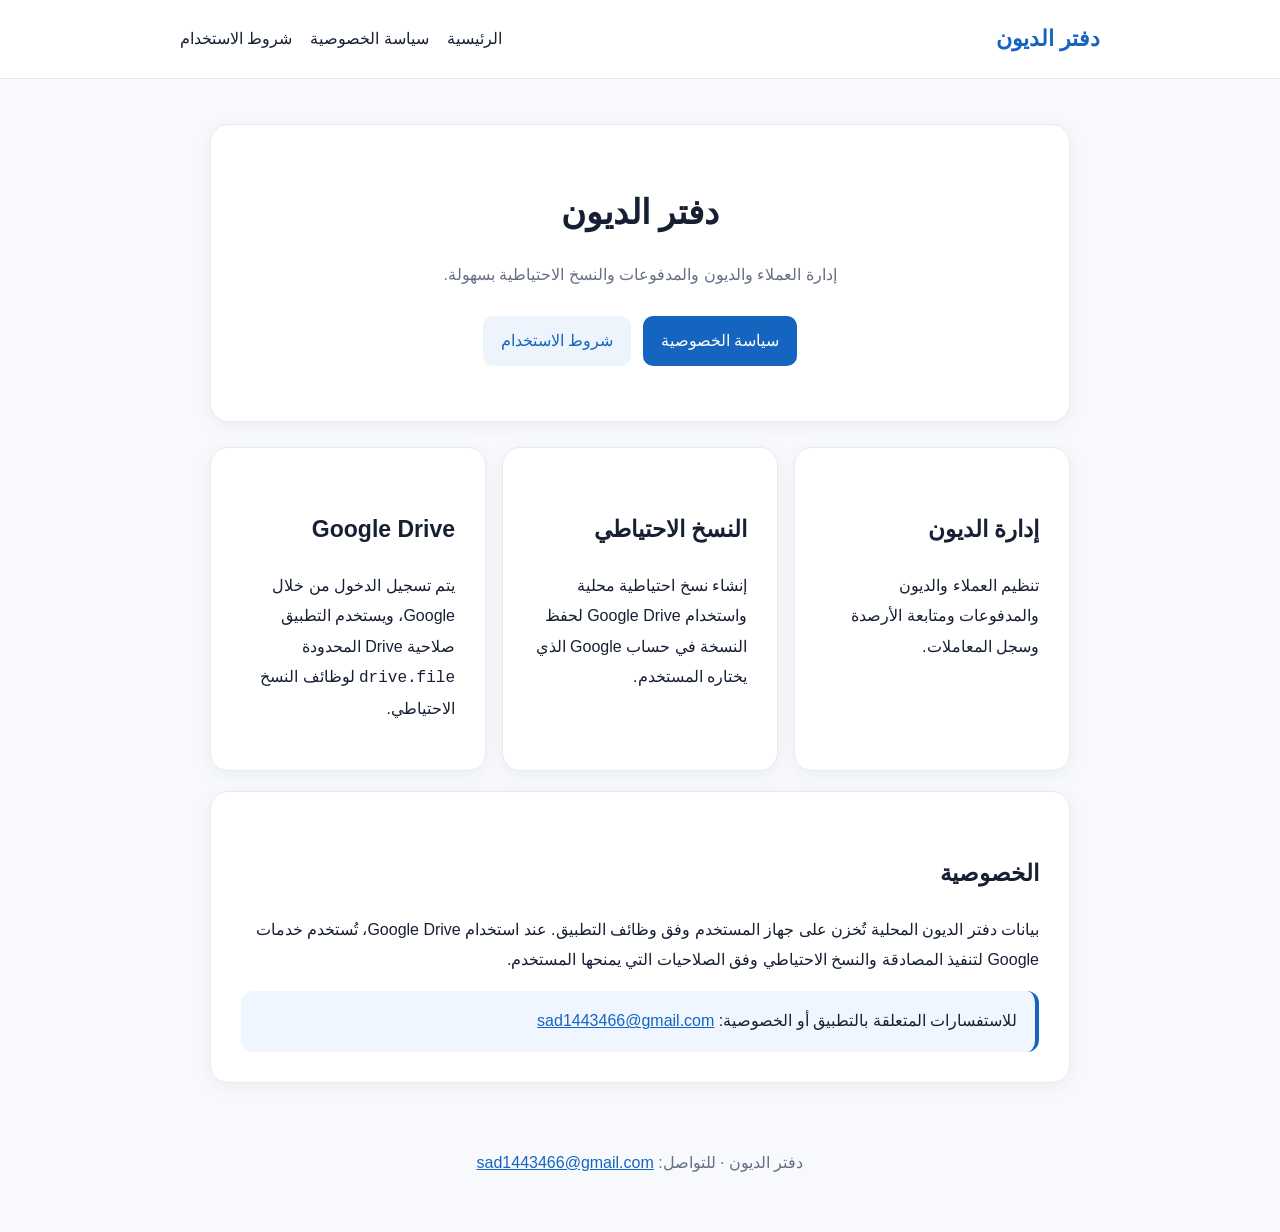
<file: index.html>
<!doctype html>
<html lang="ar" dir="rtl">
<head>
<meta charset="utf-8"><meta name="viewport" content="width=device-width,initial-scale=1">
<title>الرئيسية | دفتر الديون</title>
<meta name="description" content="الموقع الرسمي لتطبيق دفتر الديون">
<link rel="stylesheet" href="style.css">
</head>
<body>
<header><div class="nav">
<a class="brand" href="index.html">دفتر الديون</a>
<nav><a href="index.html">الرئيسية</a><a href="privacy.html">سياسة الخصوصية</a><a href="terms.html">شروط الاستخدام</a></nav>
</div></header>
<main>
<section class="hero">
<h1>دفتر الديون</h1>
<p class="muted">إدارة العملاء والديون والمدفوعات والنسخ الاحتياطية بسهولة.</p>
<div class="buttons">
<a class="button" href="privacy.html">سياسة الخصوصية</a>
<a class="button secondary" href="terms.html">شروط الاستخدام</a>
</div>
</section>
<section class="grid">
<div class="card"><h2>إدارة الديون</h2><p>تنظيم العملاء والديون والمدفوعات ومتابعة الأرصدة وسجل المعاملات.</p></div>
<div class="card"><h2>النسخ الاحتياطي</h2><p>إنشاء نسخ احتياطية محلية واستخدام Google Drive لحفظ النسخة في حساب Google الذي يختاره المستخدم.</p></div>
<div class="card"><h2>Google Drive</h2><p>يتم تسجيل الدخول من خلال Google، ويستخدم التطبيق صلاحية Drive المحدودة <code>drive.file</code> لوظائف النسخ الاحتياطي.</p></div>
</section>
<section class="card" style="margin-top:20px">
<h2>الخصوصية</h2>
<p>بيانات دفتر الديون المحلية تُخزن على جهاز المستخدم وفق وظائف التطبيق. عند استخدام Google Drive، تُستخدم خدمات Google لتنفيذ المصادقة والنسخ الاحتياطي وفق الصلاحيات التي يمنحها المستخدم.</p>
<div class="notice">للاستفسارات المتعلقة بالتطبيق أو الخصوصية: <a href="mailto:sad1443466@gmail.com">sad1443466@gmail.com</a></div>
</section>
</main>
<footer>دفتر الديون · للتواصل: <a href="mailto:sad1443466@gmail.com">sad1443466@gmail.com</a></footer>
</body></html>
</file>
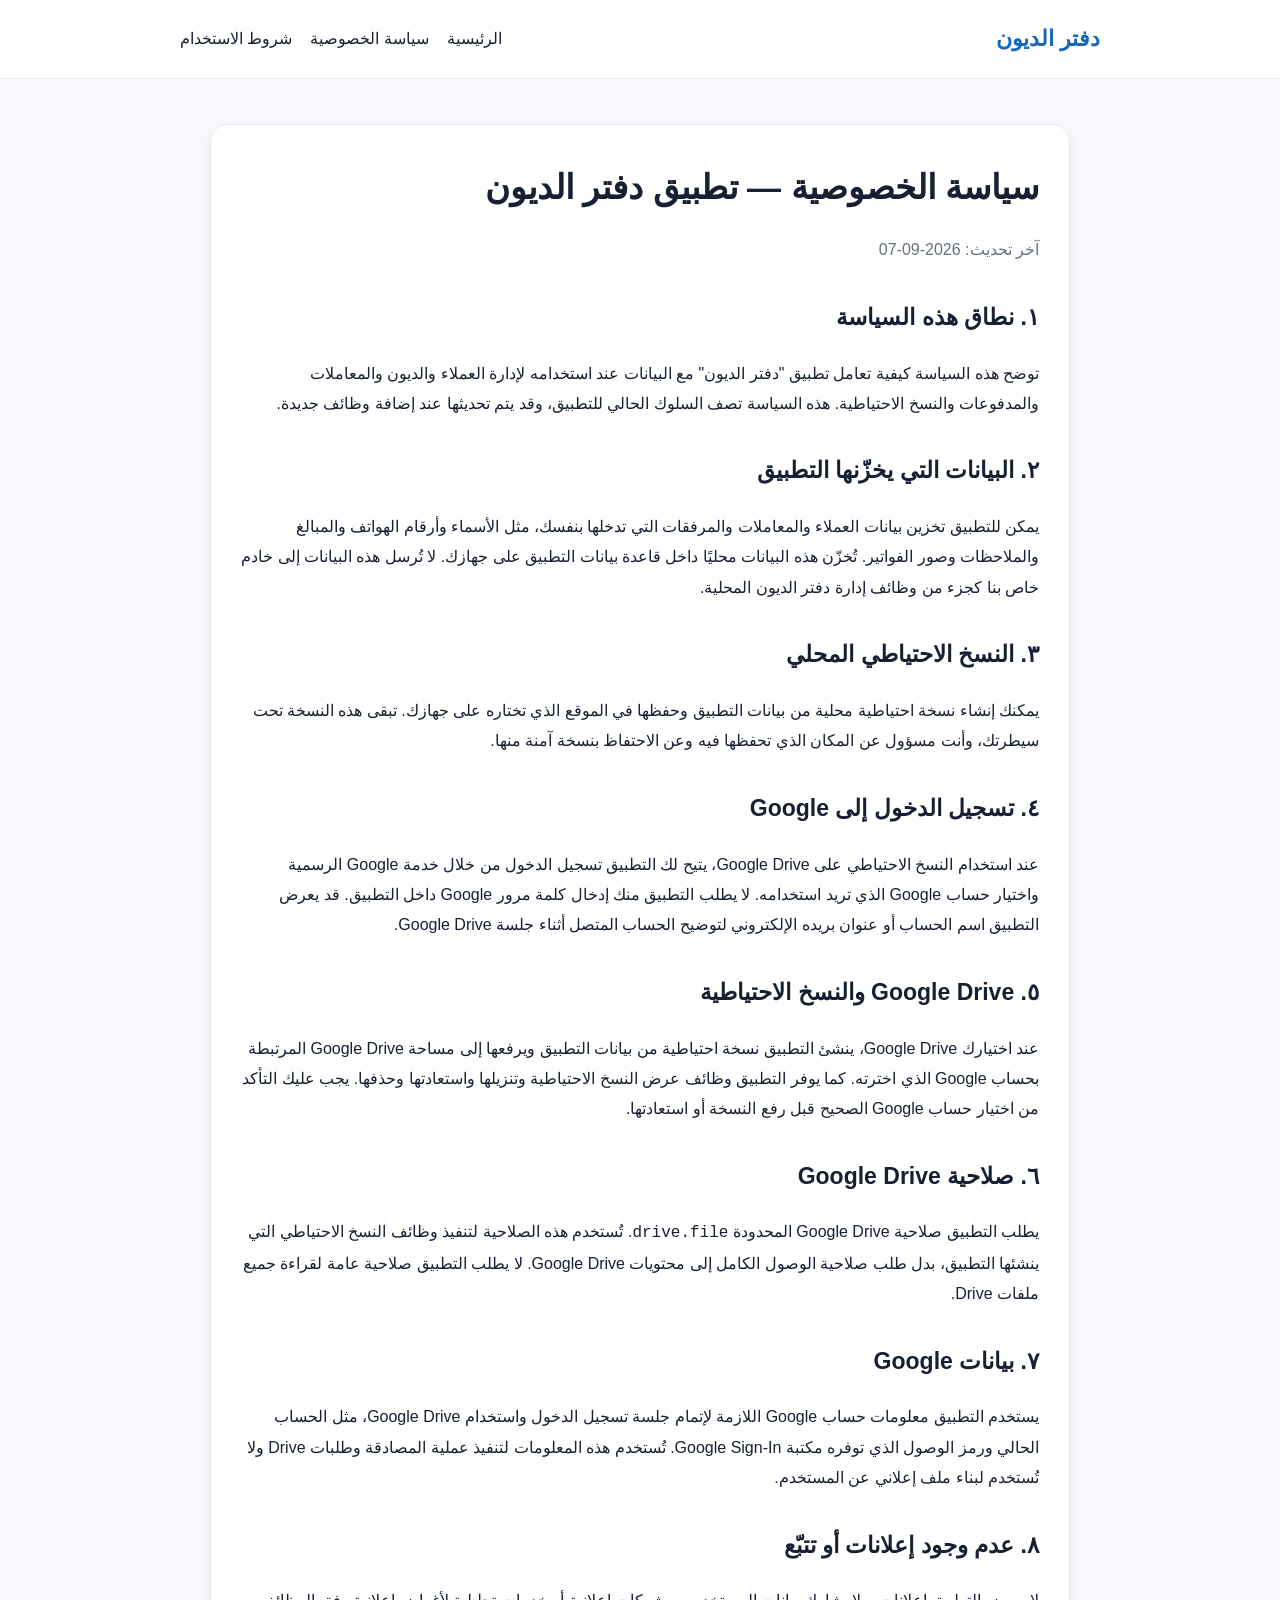
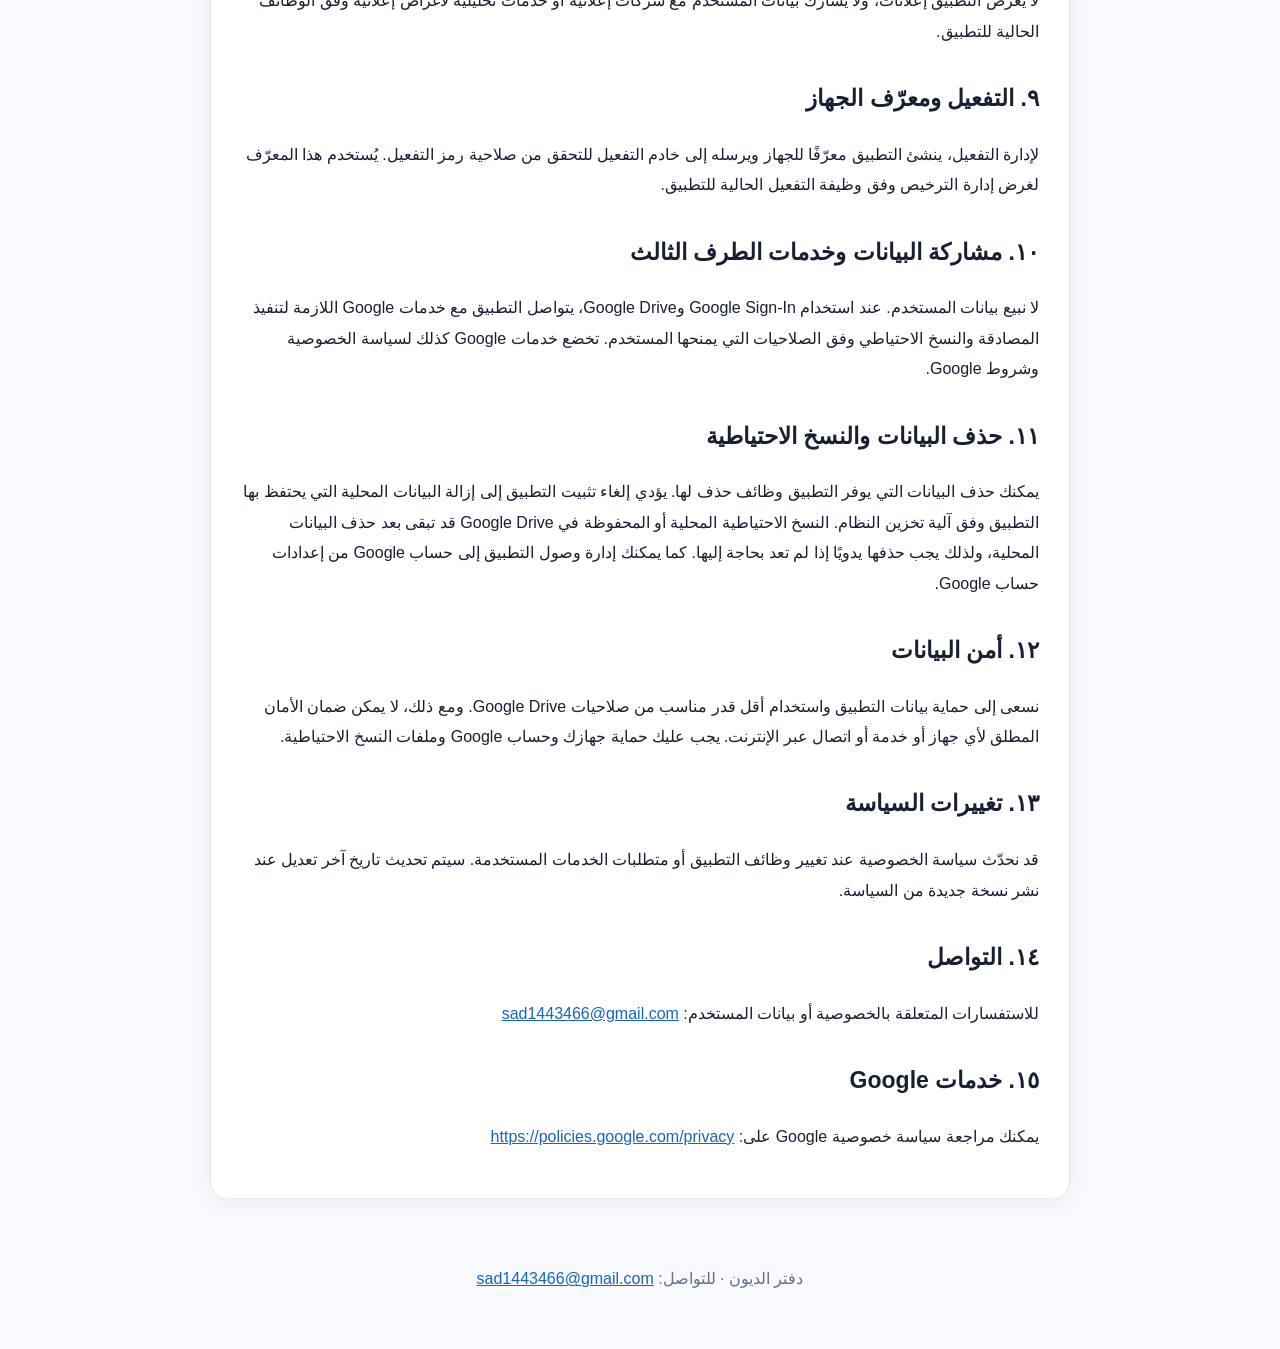
<file: privacy.html>
<!doctype html>
<html lang="ar" dir="rtl">
<head>
<meta charset="utf-8"><meta name="viewport" content="width=device-width,initial-scale=1">
<title>سياسة الخصوصية | دفتر الديون</title>
<meta name="description" content="الموقع الرسمي لتطبيق دفتر الديون">
<link rel="stylesheet" href="style.css">
</head>
<body>
<header><div class="nav">
<a class="brand" href="index.html">دفتر الديون</a>
<nav><a href="index.html">الرئيسية</a><a href="privacy.html">سياسة الخصوصية</a><a href="terms.html">شروط الاستخدام</a></nav>
</div></header>
<main>
<article class="card">
<h1>سياسة الخصوصية — تطبيق دفتر الديون</h1>
<p class="muted">آخر تحديث: 2026-09-07</p>
<h2>١. نطاق هذه السياسة</h2><p>توضح هذه السياسة كيفية تعامل تطبيق "دفتر الديون" مع البيانات عند استخدامه لإدارة العملاء والديون والمعاملات والمدفوعات والنسخ الاحتياطية. هذه السياسة تصف السلوك الحالي للتطبيق، وقد يتم تحديثها عند إضافة وظائف جديدة.</p>
<h2>٢. البيانات التي يخزّنها التطبيق</h2><p>يمكن للتطبيق تخزين بيانات العملاء والمعاملات والمرفقات التي تدخلها بنفسك، مثل الأسماء وأرقام الهواتف والمبالغ والملاحظات وصور الفواتير. تُخزّن هذه البيانات محليًا داخل قاعدة بيانات التطبيق على جهازك. لا تُرسل هذه البيانات إلى خادم خاص بنا كجزء من وظائف إدارة دفتر الديون المحلية.</p>
<h2>٣. النسخ الاحتياطي المحلي</h2><p>يمكنك إنشاء نسخة احتياطية محلية من بيانات التطبيق وحفظها في الموقع الذي تختاره على جهازك. تبقى هذه النسخة تحت سيطرتك، وأنت مسؤول عن المكان الذي تحفظها فيه وعن الاحتفاظ بنسخة آمنة منها.</p>
<h2>٤. تسجيل الدخول إلى Google</h2><p>عند استخدام النسخ الاحتياطي على Google Drive، يتيح لك التطبيق تسجيل الدخول من خلال خدمة Google الرسمية واختيار حساب Google الذي تريد استخدامه. لا يطلب التطبيق منك إدخال كلمة مرور Google داخل التطبيق. قد يعرض التطبيق اسم الحساب أو عنوان بريده الإلكتروني لتوضيح الحساب المتصل أثناء جلسة Google Drive.</p>
<h2>٥. Google Drive والنسخ الاحتياطية</h2><p>عند اختيارك Google Drive، ينشئ التطبيق نسخة احتياطية من بيانات التطبيق ويرفعها إلى مساحة Google Drive المرتبطة بحساب Google الذي اخترته. كما يوفر التطبيق وظائف عرض النسخ الاحتياطية وتنزيلها واستعادتها وحذفها. يجب عليك التأكد من اختيار حساب Google الصحيح قبل رفع النسخة أو استعادتها.</p>
<h2>٦. صلاحية Google Drive</h2><p>يطلب التطبيق صلاحية Google Drive المحدودة <code>drive.file</code>. تُستخدم هذه الصلاحية لتنفيذ وظائف النسخ الاحتياطي التي ينشئها التطبيق، بدل طلب صلاحية الوصول الكامل إلى محتويات Google Drive. لا يطلب التطبيق صلاحية عامة لقراءة جميع ملفات Drive.</p>
<h2>٧. بيانات Google</h2><p>يستخدم التطبيق معلومات حساب Google اللازمة لإتمام جلسة تسجيل الدخول واستخدام Google Drive، مثل الحساب الحالي ورمز الوصول الذي توفره مكتبة Google Sign-In. تُستخدم هذه المعلومات لتنفيذ عملية المصادقة وطلبات Drive ولا تُستخدم لبناء ملف إعلاني عن المستخدم.</p>
<h2>٨. عدم وجود إعلانات أو تتبّع</h2><p>لا يعرض التطبيق إعلانات، ولا يشارك بيانات المستخدم مع شركات إعلانية أو خدمات تحليلية لأغراض إعلانية وفق الوظائف الحالية للتطبيق.</p>
<h2>٩. التفعيل ومعرّف الجهاز</h2><p>لإدارة التفعيل، ينشئ التطبيق معرّفًا للجهاز ويرسله إلى خادم التفعيل للتحقق من صلاحية رمز التفعيل. يُستخدم هذا المعرّف لغرض إدارة الترخيص وفق وظيفة التفعيل الحالية للتطبيق.</p>
<h2>١٠. مشاركة البيانات وخدمات الطرف الثالث</h2><p>لا نبيع بيانات المستخدم. عند استخدام Google Sign-In وGoogle Drive، يتواصل التطبيق مع خدمات Google اللازمة لتنفيذ المصادقة والنسخ الاحتياطي وفق الصلاحيات التي يمنحها المستخدم. تخضع خدمات Google كذلك لسياسة الخصوصية وشروط Google.</p>
<h2>١١. حذف البيانات والنسخ الاحتياطية</h2><p>يمكنك حذف البيانات التي يوفر التطبيق وظائف حذف لها. يؤدي إلغاء تثبيت التطبيق إلى إزالة البيانات المحلية التي يحتفظ بها التطبيق وفق آلية تخزين النظام. النسخ الاحتياطية المحلية أو المحفوظة في Google Drive قد تبقى بعد حذف البيانات المحلية، ولذلك يجب حذفها يدويًا إذا لم تعد بحاجة إليها. كما يمكنك إدارة وصول التطبيق إلى حساب Google من إعدادات حساب Google.</p>
<h2>١٢. أمن البيانات</h2><p>نسعى إلى حماية بيانات التطبيق واستخدام أقل قدر مناسب من صلاحيات Google Drive. ومع ذلك، لا يمكن ضمان الأمان المطلق لأي جهاز أو خدمة أو اتصال عبر الإنترنت. يجب عليك حماية جهازك وحساب Google وملفات النسخ الاحتياطية.</p>
<h2>١٣. تغييرات السياسة</h2><p>قد نحدّث سياسة الخصوصية عند تغيير وظائف التطبيق أو متطلبات الخدمات المستخدمة. سيتم تحديث تاريخ آخر تعديل عند نشر نسخة جديدة من السياسة.</p>
<h2>١٤. التواصل</h2><p>للاستفسارات المتعلقة بالخصوصية أو بيانات المستخدم: <a href="mailto:sad1443466@gmail.com">sad1443466@gmail.com</a></p>
<h2>١٥. خدمات Google</h2><p>يمكنك مراجعة سياسة خصوصية Google على: <a href="https://policies.google.com/privacy" rel="noopener">https://policies.google.com/privacy</a></p>
</article>
</main>
<footer>دفتر الديون · للتواصل: <a href="mailto:sad1443466@gmail.com">sad1443466@gmail.com</a></footer>
</body></html>
</file>
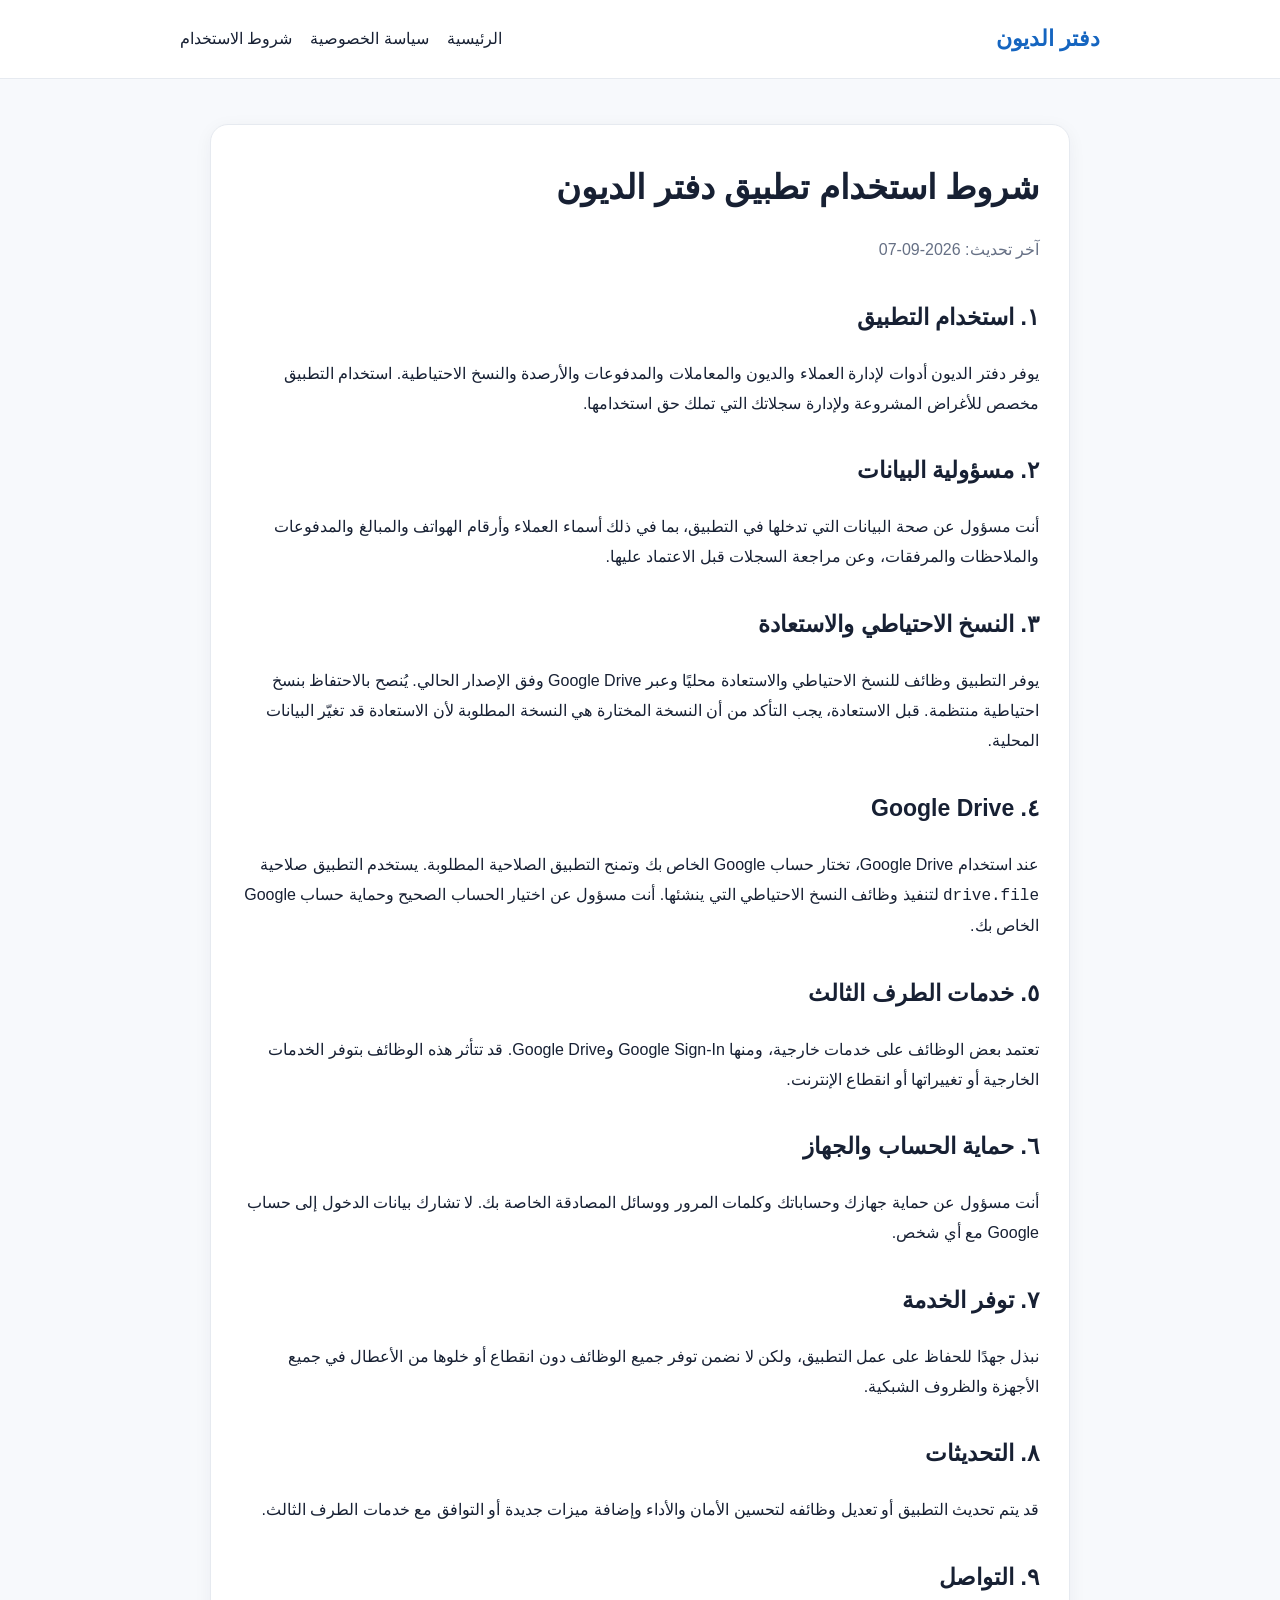
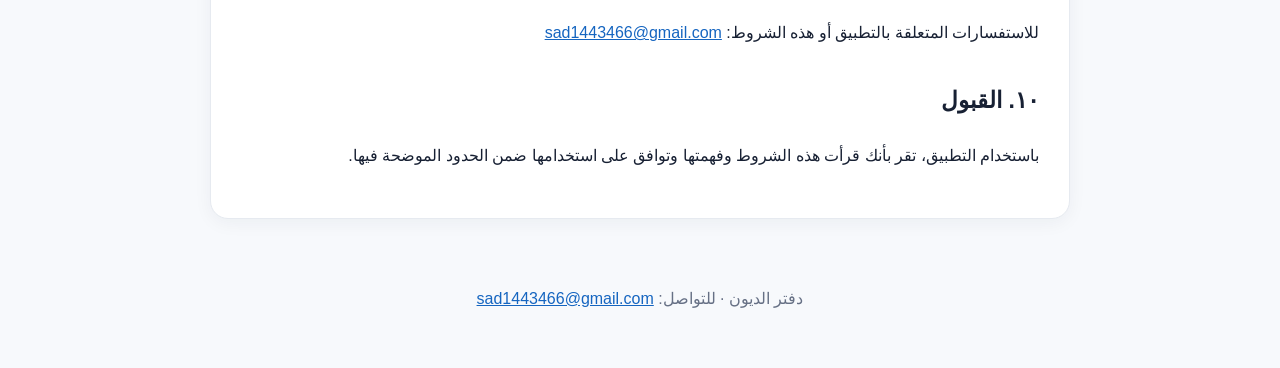
<file: terms.html>
<!doctype html>
<html lang="ar" dir="rtl">
<head>
<meta charset="utf-8"><meta name="viewport" content="width=device-width,initial-scale=1">
<title>شروط الاستخدام | دفتر الديون</title>
<meta name="description" content="الموقع الرسمي لتطبيق دفتر الديون">
<link rel="stylesheet" href="style.css">
</head>
<body>
<header><div class="nav">
<a class="brand" href="index.html">دفتر الديون</a>
<nav><a href="index.html">الرئيسية</a><a href="privacy.html">سياسة الخصوصية</a><a href="terms.html">شروط الاستخدام</a></nav>
</div></header>
<main>
<article class="card">
<h1>شروط استخدام تطبيق دفتر الديون</h1>
<p class="muted">آخر تحديث: 2026-09-07</p>
<h2>١. استخدام التطبيق</h2><p>يوفر دفتر الديون أدوات لإدارة العملاء والديون والمعاملات والمدفوعات والأرصدة والنسخ الاحتياطية. استخدام التطبيق مخصص للأغراض المشروعة ولإدارة سجلاتك التي تملك حق استخدامها.</p>
<h2>٢. مسؤولية البيانات</h2><p>أنت مسؤول عن صحة البيانات التي تدخلها في التطبيق، بما في ذلك أسماء العملاء وأرقام الهواتف والمبالغ والمدفوعات والملاحظات والمرفقات، وعن مراجعة السجلات قبل الاعتماد عليها.</p>
<h2>٣. النسخ الاحتياطي والاستعادة</h2><p>يوفر التطبيق وظائف للنسخ الاحتياطي والاستعادة محليًا وعبر Google Drive وفق الإصدار الحالي. يُنصح بالاحتفاظ بنسخ احتياطية منتظمة. قبل الاستعادة، يجب التأكد من أن النسخة المختارة هي النسخة المطلوبة لأن الاستعادة قد تغيّر البيانات المحلية.</p>
<h2>٤. Google Drive</h2><p>عند استخدام Google Drive، تختار حساب Google الخاص بك وتمنح التطبيق الصلاحية المطلوبة. يستخدم التطبيق صلاحية <code>drive.file</code> لتنفيذ وظائف النسخ الاحتياطي التي ينشئها. أنت مسؤول عن اختيار الحساب الصحيح وحماية حساب Google الخاص بك.</p>
<h2>٥. خدمات الطرف الثالث</h2><p>تعتمد بعض الوظائف على خدمات خارجية، ومنها Google Sign-In وGoogle Drive. قد تتأثر هذه الوظائف بتوفر الخدمات الخارجية أو تغييراتها أو انقطاع الإنترنت.</p>
<h2>٦. حماية الحساب والجهاز</h2><p>أنت مسؤول عن حماية جهازك وحساباتك وكلمات المرور ووسائل المصادقة الخاصة بك. لا تشارك بيانات الدخول إلى حساب Google مع أي شخص.</p>
<h2>٧. توفر الخدمة</h2><p>نبذل جهدًا للحفاظ على عمل التطبيق، ولكن لا نضمن توفر جميع الوظائف دون انقطاع أو خلوها من الأعطال في جميع الأجهزة والظروف الشبكية.</p>
<h2>٨. التحديثات</h2><p>قد يتم تحديث التطبيق أو تعديل وظائفه لتحسين الأمان والأداء وإضافة ميزات جديدة أو التوافق مع خدمات الطرف الثالث.</p>
<h2>٩. التواصل</h2><p>للاستفسارات المتعلقة بالتطبيق أو هذه الشروط: <a href="mailto:sad1443466@gmail.com">sad1443466@gmail.com</a></p>
<h2>١٠. القبول</h2><p>باستخدام التطبيق، تقر بأنك قرأت هذه الشروط وفهمتها وتوافق على استخدامها ضمن الحدود الموضحة فيها.</p>
</article>
</main>
<footer>دفتر الديون · للتواصل: <a href="mailto:sad1443466@gmail.com">sad1443466@gmail.com</a></footer>
</body></html>
</file>
<file: style.css>
:root{--primary:#1565c0;--bg:#f7f9fc;--surface:#fff;--text:#172033;--muted:#667085}
*{box-sizing:border-box}
body{margin:0;background:var(--bg);color:var(--text);font-family:Arial,"Noto Sans Arabic",sans-serif;line-height:1.9}
header{background:var(--surface);border-bottom:1px solid #e6eaf0}
.nav{max-width:960px;margin:auto;padding:18px 20px;display:flex;justify-content:space-between;gap:20px;align-items:center;flex-wrap:wrap}
.brand{font-size:22px;font-weight:700;color:var(--primary);text-decoration:none}
nav a{margin-inline-start:18px;color:var(--text);text-decoration:none}
main{max-width:900px;margin:45px auto;padding:0 20px}
.hero,.card{background:var(--surface);border:1px solid #e6eaf0;border-radius:18px;padding:30px;box-shadow:0 4px 18px rgba(20,30,50,.05)}
.hero{text-align:center;padding:55px 30px}
h1{font-size:34px;margin:0 0 12px}
h2{font-size:23px;margin-top:30px}
h3{font-size:18px}
p,li{font-size:16px}
.muted{color:var(--muted)}
.buttons{display:flex;justify-content:center;gap:12px;flex-wrap:wrap;margin-top:25px}
.button{display:inline-block;padding:10px 18px;border-radius:10px;text-decoration:none;background:var(--primary);color:white}
.button.secondary{background:#eef4fb;color:var(--primary)}
.grid{display:grid;grid-template-columns:repeat(auto-fit,minmax(230px,1fr));gap:16px;margin-top:25px}
footer{max-width:900px;margin:35px auto;padding:20px;color:var(--muted);text-align:center}
a{color:var(--primary)}
ul{padding-inline-start:25px}
.notice{padding:15px 18px;border-radius:12px;background:#f0f6ff;border-right:4px solid var(--primary)}
@media(max-width:600px){h1{font-size:28px}.hero{padding:35px 20px}}
</file>
